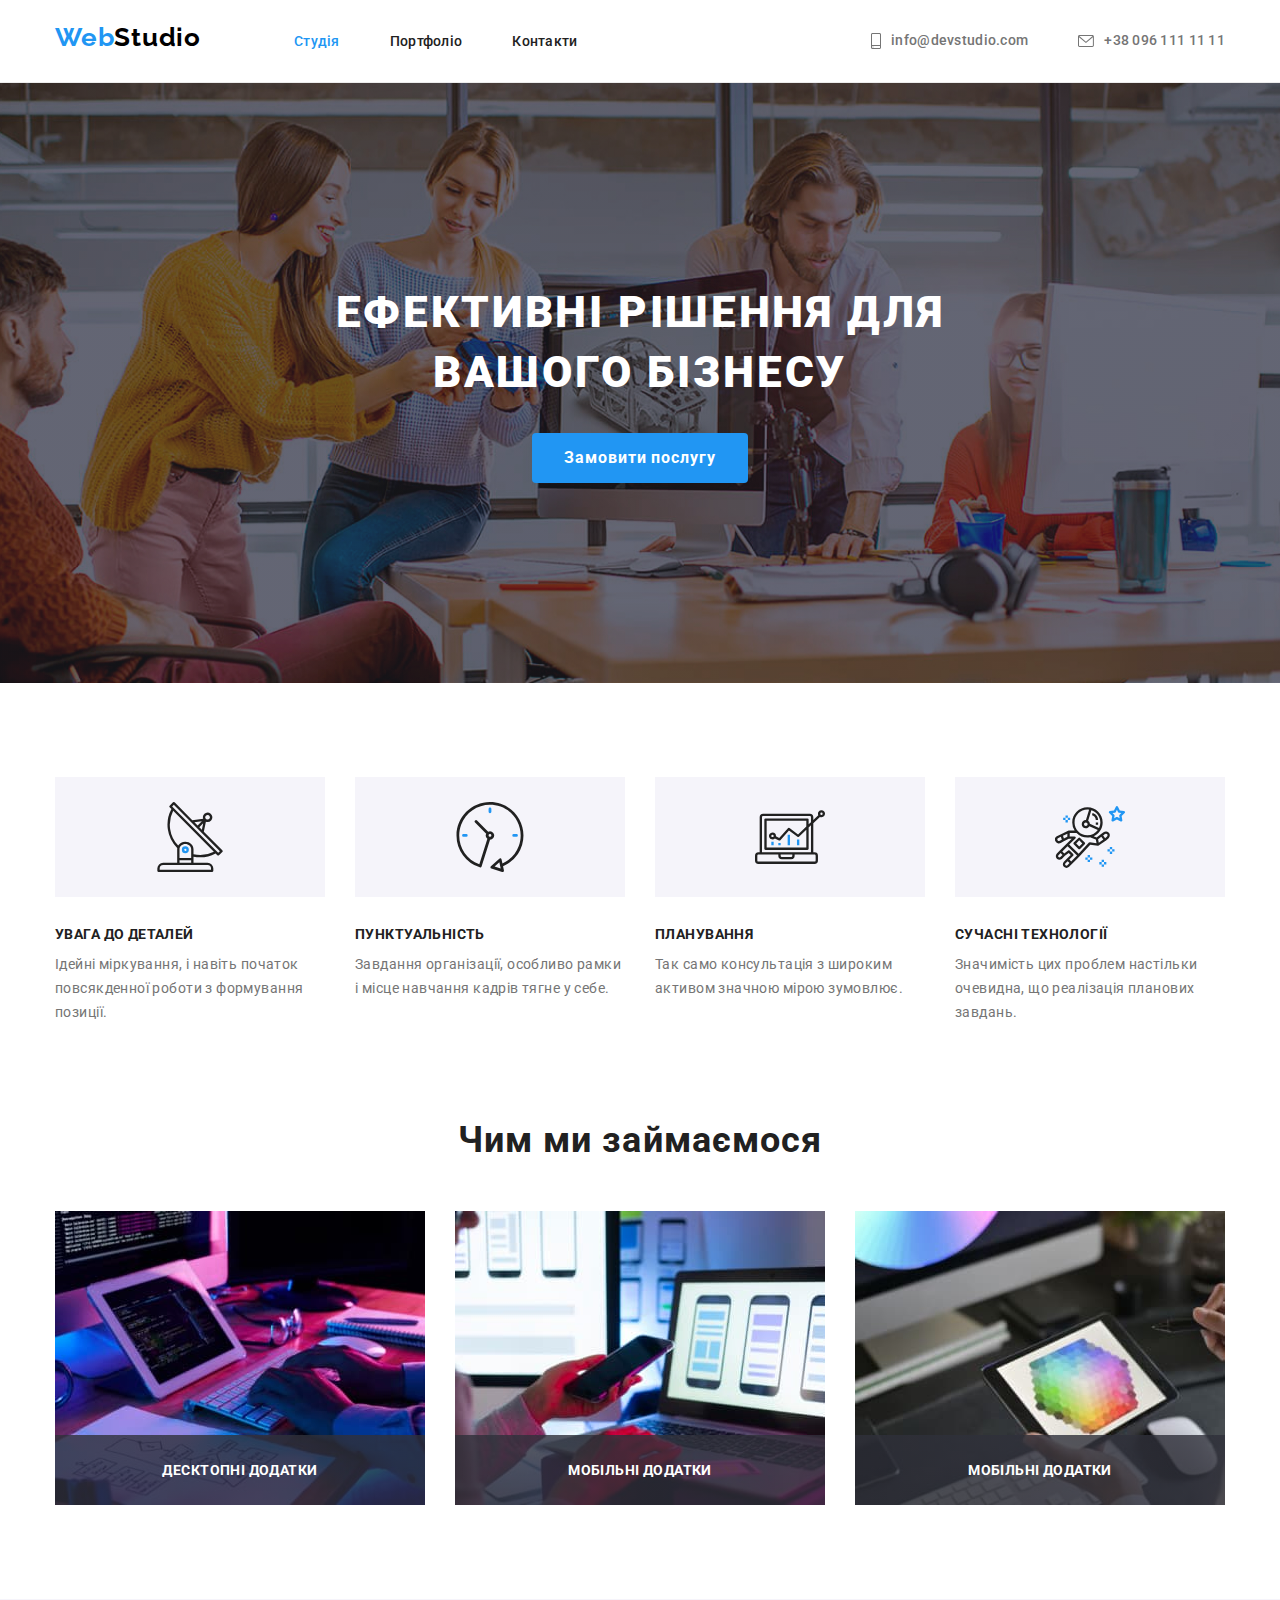
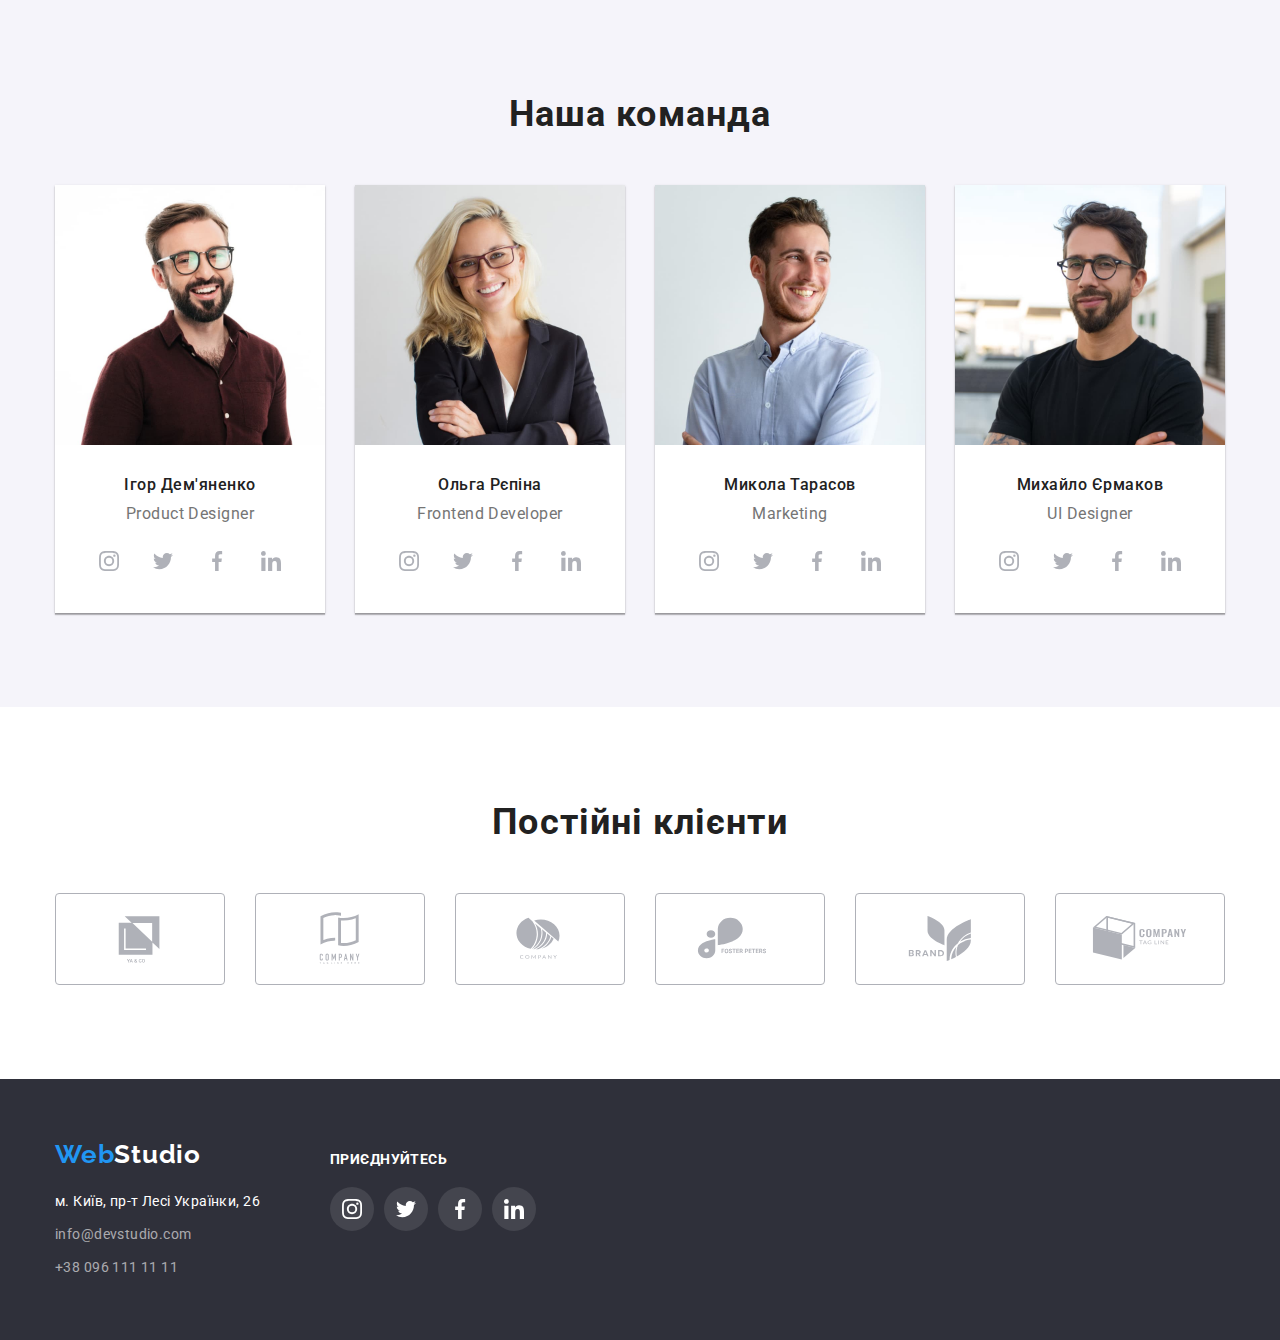
<file: index.html>
<!DOCTYPE html>
<html lang="uk">
  <head>
    <meta charset="UTF-8" />
    <meta http-equiv="X-UA-Compatible" content="IE=edge" />
    <meta name="viewport" content="width=device-width, initial-scale=1.0" />
    <title>Document</title>
    <link
      rel="stylesheet"
      href="https://cdnjs.cloudflare.com/ajax/libs/modern-normalize/1.1.0/modern-normalize.css"
      integrity="sha512-Y0MM+V6ymRKN2zStTqzQ227DWhhp4Mzdo6gnlRnuaNCbc+YN/ZH0sBCLTM4M0oSy9c9VKiCvd4Jk44aCLrNS5Q=="
      crossorigin="anonymous"
      referrerpolicy="no-referrer"
    />
    <link rel="stylesheet" href="./css/styles.css" />
    <link rel="preconnect" href="https://fonts.googleapis.com" />
    <link rel="preconnect" href="https://fonts.gstatic.com" crossorigin />
    <link
      href="https://fonts.googleapis.com/css2?family=Raleway:wght@700&family=Roboto:wght@400;500;700&display=swap"
      rel="stylesheet"
    />
  </head>
  <body>
    <header class="pole-header">
      <div class="container-header container">
        <nav class="nav-header">
          <a href="./index.html" class="logo-header"
            >Web<span class="logo-span">Studio</span></a
          >
          <ul class="list">
            <li class="header-item">
              <a href="" class="nav-item streaming-page">Студія</a>
            </li>
            <li class="header-item">
              <a href="./portfolio.html" class="nav-item">Портфоліо</a>
            </li>
            <li class="header-item">
              <a href="" class="nav-item">Контакти</a>
            </li>
          </ul>
        </nav>
        <ul class="list list-cnct-header">
          <li class="header-item">
            <a href="mailto:info@devstudio.com" class="contact-item">
              <svg class="contact-icon" width="10" height="16">
                <use href="./images/sprite.svg#icon-smartphone"></use>
              </svg>
              info@devstudio.com</a
            >
          </li>

          <li class="header-item">
            <a href="tel:+380961111111" class="contact-item">
              <svg class="contact-icon" width="16" height="12">
                <use href="./images/sprite.svg#icon-envelope"></use>
              </svg>
              +38 096 111 11 11</a
            >
          </li>
        </ul>
      </div>
    </header>
    <main>
      <section class="hero-page">
        <div class="container">
          <h1 class="hero-title">Ефективні рішення для вашого бізнесу</h1>
          <button type="button" class="primary-btn" data-modal-open>
            Замовити послугу
          </button>
        </div>
      </section>
      <section class="strong-page">
        <!--Цей заголовок потім скриємо-->
        <h2 class="visually-hidden">Наші сильні сторони</h2>
        <div class="container">
          <ul class="strong-container">
            <li class="strong-list">
              <div class="strong-item">
                <svg class="strong-icon" width="70" height="70">
                  <use href="./images/sprite.svg#icon-antenna"></use>
                </svg>
              </div>
              <h3 class="strong-part-title">Увага до деталей</h3>
              <p class="strong-text">
                Ідейні міркування, і навіть початок повсякденної роботи з
                формування позиції.
              </p>
            </li>

            <li class="strong-list">
              <div class="strong-item">
                <svg class="strong-icon" width="70" height="70">
                  <use href="./images/sprite.svg#icon-clock"></use>
                </svg>
              </div>
              <h3 class="strong-part-title">Пунктуальність</h3>
              <p class="strong-text">
                Завдання організації, особливо рамки і місце навчання кадрів
                тягне у себе.
              </p>
            </li>

            <li class="strong-list">
              <div class="strong-item">
                <svg class="strong-icon" width="70" height="70">
                  <use href="./images/sprite.svg#icon-diagram"></use>
                </svg>
              </div>
              <h3 class="strong-part-title">Планування</h3>
              <p class="strong-text">
                Так само консультація з широким активом значною мірою зумовлює.
              </p>
            </li>

            <li class="strong-list">
              <div class="strong-item">
                <svg class="strong-icon" width="70" height="70">
                  <use href="./images/sprite.svg#icon-astronaut"></use>
                </svg>
              </div>
              <h3 class="strong-part-title">Сучасні технології</h3>
              <p class="strong-text">
                Значимість цих проблем настільки очевидна, що реалізація
                планових завдань.
              </p>
            </li>
          </ul>
        </div>
      </section>

      <section class="work-page">
        <div class="container">
          <h2 class="title">Чим ми займаємося</h2>
          <ul class="work-list">
            <li class="work-item">
              <div class="work-thumb">
                <img
                  class="work-picture"
                  src="./images/work_example_1.jpg"
                  alt="Робота з кодом"
                  width="370"
                  height="294"
                />
                <p class="work-text">Десктопні додатки</p>
              </div>
            </li>

            <li class="work-item">
              <div class="work-thumb">
                <img
                  class="work-picture"
                  src="./images/work_example_2.jpg"
                  alt="Робота з дизайном"
                  width="370"
                  height="294"
                />
                <p class="work-text">Мобільні додатки</p>
              </div>
            </li>

            <li class="work-item">
              <div class="work-thumb">
                <img
                  class="work-picture"
                  src="./images/work_example_3.jpg"
                  alt="Робота з кольорами"
                  width="370"
                  height="294"
                />
                <p class="work-text">Мобільні додатки</p>
              </div>
            </li>
          </ul>
        </div>
      </section>
      <section class="team">
        <div class="team-container container">
          <h2 class="title">Наша команда</h2>
          <ul class="team-list">
            <li class="card-worker">
              <img
                src="./images/teammate_1.jpg"
                alt="Робітник"
                class="team-photo"
                width="270"
                height="260"
              />
              <div class="container-card-team">
                <h3 class="name-list">Ігор Дем'яненко</h3>
                <p lang="en" class="team-text">Product Designer</p>
                <ul class="socials">
                  <li class="socials-item">
                    <a
                      href="https://instagram.com"
                      class="socials-link"
                      target="_blank"
                      rel="noopener noreferrer"
                      aria-label="Instagram icon"
                    >
                      <svg class="socials-icon" width="20" height="20">
                        <use href="./images/sprite.svg#icon-instagram"></use>
                      </svg>
                    </a>
                  </li>

                  <li class="socials-item">
                    <a
                      href="https://twitter.com"
                      class="socials-link"
                      target="_blank"
                      rel="noopener noreferrer"
                      aria-label="Twitter icon"
                    >
                      <svg class="socials-icon" width="20" height="20">
                        <use href="./images/sprite.svg#icon-twitter"></use>
                      </svg>
                    </a>
                  </li>

                  <li class="socials-item">
                    <a
                      href="https://facebook.com"
                      class="socials-link"
                      target="_blank"
                      rel="noopener noreferrer"
                      aria-label="Facebook icon"
                    >
                      <svg class="socials-icon" width="20" height="20">
                        <use href="./images/sprite.svg#icon-facebook"></use>
                      </svg>
                    </a>
                  </li>

                  <li class="socials-item">
                    <a
                      href="https://linkedin.com"
                      class="socials-link"
                      target="_blank"
                      rel="noopener noreferrer"
                      aria-label="LinkedIn icon"
                    >
                      <svg class="socials-icon" width="20" height="20">
                        <use href="./images/sprite.svg#icon-linkedin"></use>
                      </svg>
                    </a>
                  </li>
                </ul>
              </div>
            </li>

            <li class="card-worker">
              <img
                src="./images/teammate_2.jpg"
                alt="Робітник"
                class="team-photo"
                width="270"
                height="260"
              />
              <div class="container-card-team">
                <h3 class="name-list">Ольга Рєпіна</h3>
                <p lang="en" class="team-text">Frontend Developer</p>
                <ul class="socials">
                  <li class="socials-item">
                    <a
                      href="https://instagram.com"
                      class="socials-link"
                      target="_blank"
                      rel="noopener noreferrer"
                      aria-label="Instagram icon"
                    >
                      <svg class="socials-icon" width="20" height="20">
                        <use href="./images/sprite.svg#icon-instagram"></use>
                      </svg>
                    </a>
                  </li>

                  <li class="socials-item">
                    <a
                      href="https://twitter.com"
                      class="socials-link"
                      target="_blank"
                      rel="noopener noreferrer"
                      aria-label="Twitter icon"
                    >
                      <svg class="socials-icon" width="20" height="20">
                        <use href="./images/sprite.svg#icon-twitter"></use>
                      </svg>
                    </a>
                  </li>

                  <li class="socials-item">
                    <a
                      href="https://facebook.com"
                      class="socials-link"
                      target="_blank"
                      rel="noopener noreferrer"
                      aria-label="Facebook icon"
                    >
                      <svg class="socials-icon" width="20" height="20">
                        <use href="./images/sprite.svg#icon-facebook"></use>
                      </svg>
                    </a>
                  </li>

                  <li class="socials-item">
                    <a
                      href="https://linkedin.com"
                      class="socials-link"
                      target="_blank"
                      rel="noopener noreferrer"
                      aria-label="LinkedIn icon"
                    >
                      <svg class="socials-icon" width="20" height="20">
                        <use href="./images/sprite.svg#icon-linkedin"></use>
                      </svg>
                    </a>
                  </li>
                </ul>
              </div>
            </li>
            <li class="card-worker">
              <img
                src="./images/teammate_3.jpg"
                alt="Робітник"
                class="team-photo"
                width="270"
                height="260"
              />
              <div class="container-card-team">
                <h3 class="name-list">Микола Тарасов</h3>
                <p lang="en" class="team-text">Marketing</p>
                <ul class="socials">
                  <li class="socials-item">
                    <a
                      href="https://instagram.com"
                      class="socials-link"
                      target="_blank"
                      rel="noopener noreferrer"
                      aria-label="Instagram icon"
                    >
                      <svg class="socials-icon" width="20" height="20">
                        <use href="./images/sprite.svg#icon-instagram"></use>
                      </svg>
                    </a>
                  </li>

                  <li class="socials-item">
                    <a
                      href="https://twitter.com"
                      class="socials-link"
                      target="_blank"
                      rel="noopener noreferrer"
                      aria-label="Twitter icon"
                    >
                      <svg class="socials-icon" width="20" height="20">
                        <use href="./images/sprite.svg#icon-twitter"></use>
                      </svg>
                    </a>
                  </li>

                  <li class="socials-item">
                    <a
                      href="https://facebook.com"
                      class="socials-link"
                      target="_blank"
                      rel="noopener noreferrer"
                      aria-label="Facebook icon"
                    >
                      <svg class="socials-icon" width="20" height="20">
                        <use href="./images/sprite.svg#icon-facebook"></use>
                      </svg>
                    </a>
                  </li>

                  <li class="socials-item">
                    <a
                      href="https://linkedin.com"
                      class="socials-link"
                      target="_blank"
                      rel="noopener noreferrer"
                      aria-label="LinkedIn icon"
                    >
                      <svg class="socials-icon" width="20" height="20">
                        <use href="./images/sprite.svg#icon-linkedin"></use>
                      </svg>
                    </a>
                  </li>
                </ul>
              </div>
            </li>

            <li class="card-worker">
              <img
                src="./images/teammate_4.jpg"
                alt="Робітник"
                class="team-photo"
                width="270"
                height="260"
              />
              <div class="container-card-team">
                <h3 class="name-list">Михайло Єрмаков</h3>
                <p lang="en" class="team-text">UI Designer</p>
                <ul class="socials">
                  <li class="socials-item">
                    <a
                      href="https://instagram.com"
                      class="socials-link"
                      target="_blank"
                      rel="noopener noreferrer"
                      aria-label="Instagram icon"
                    >
                      <svg class="socials-icon" width="20" height="20">
                        <use href="./images/sprite.svg#icon-instagram"></use>
                      </svg>
                    </a>
                  </li>

                  <li class="socials-item">
                    <a
                      href="https://twitter.com"
                      class="socials-link"
                      target="_blank"
                      rel="noopener noreferrer"
                      aria-label="Twitter icon"
                    >
                      <svg class="socials-icon" width="20" height="20">
                        <use href="./images/sprite.svg#icon-twitter"></use>
                      </svg>
                    </a>
                  </li>

                  <li class="socials-item">
                    <a
                      href="https://facebook.com"
                      class="socials-link"
                      target="_blank"
                      rel="noopener noreferrer"
                      aria-label="Facebook icon"
                    >
                      <svg class="socials-icon" width="20" height="20">
                        <use href="./images/sprite.svg#icon-facebook"></use>
                      </svg>
                    </a>
                  </li>

                  <li class="socials-item">
                    <a
                      href="https://linkedin.com"
                      class="socials-link"
                      target="_blank"
                      rel="noopener noreferrer"
                      aria-label="LinkedIn icon"
                    >
                      <svg class="socials-icon" width="20" height="20">
                        <use href="./images/sprite.svg#icon-linkedin"></use>
                      </svg>
                    </a>
                  </li>
                </ul>
              </div>
            </li>
          </ul>
        </div>
      </section>

      <section class="clients-page">
        <div class="container">
          <h2 class="title">Постійні клієнти</h2>
          <ul class="clients">
            <li>
              <a href="" class="clients-link">
                <svg class="clients-icon" width="106" height="60">
                  <use href="./images/sprite.svg#icon-client-first"></use></svg></a>
            </li>

            <li>
              <a href="" class="clients-link">
                <svg class="clients-icon" width="106" height="60">
                  <use href="./images/sprite.svg#icon-client-second"></use></svg></a>
            </li>

            <li>
              <a href="" class="clients-link">
                <svg class="clients-icon" width="106" height="60">
                  <use href="./images/sprite.svg#icon-client-third"></use></svg></a>
            </li>

            <li>
              <a href="" class="clients-link">
                <svg class="clients-icon" width="106" height="60">
                  <use href="./images/sprite.svg#icon-client-forth"></use></svg></a>
            </li>

            <li>
              <a href="" class="clients-link">
                <svg class="clients-icon" width="106" height="60">
                  <use href="./images/sprite.svg#icon-client-fifth"></use></svg></a>
            </li>

            <li>
              <a href="" class="clients-link">
                <svg class="clients-icon" width="106" height="60">
                  <use href="./images/sprite.svg#icon-client-sixth"></use></svg></a>
            </li>
          </ul>
        </div>
      </section>
    </main>
    <footer class="low-part">
      <div class="footer-container container">
        <div class="adress-footer">
          <a href="./index.html" class="logo-footer"
            >Web<span class="footer-span">Studio</span></a
          >
          <address>
            <p class="adres-map">м. Київ, пр-т Лесі Українки, 26</p>
            <ul class="adres-list">
              <li class="first-contact">
                <a href="mailto:info@devstudio.com" class="contact-footer"
                  >info@devstudio.com</a
                >
              </li>
              <li>
                <a href="tel:+380961111111" class="contact-footer"
                  >+38 096 111 11 11</a
                >
              </li>
            </ul>
          </address>
        </div>

        <div class="socials-footer">
          <h2 class="footer-title">приєднуйтесь</h2>
          <ul class="socials">
            <li class="socials-item">
              <a href="" class="socials-link-ftr">
                <svg class="socials-icon-ftr" width="20" height="20">
                  <use href="./images/sprite.svg#icon-instagram"></use>
                </svg>
              </a>
            </li>

            <li class="socials-item">
              <a href="" class="socials-link-ftr">
                <svg class="socials-icon-ftr" width="20" height="20">
                  <use href="./images/sprite.svg#icon-twitter"></use>
                </svg>
              </a>
            </li>

            <li class="socials-item">
              <a href="" class="socials-link-ftr">
                <svg class="socials-icon-ftr" width="20" height="20">
                  <use href="./images/sprite.svg#icon-facebook"></use>
                </svg>
              </a>
            </li>

            <li class="socials-item">
              <a href="" class="socials-link-ftr">
                <svg class="socials-icon-ftr" width="20" height="20">
                  <use href="./images/sprite.svg#icon-linkedin"></use>
                </svg>
              </a>
            </li>
          </ul>
        </div>
      </div>
    </footer>

    <!--Modal Window-->
    <div class="backdrop is-hidden" data-modal>
      <div class="modal">
        <button class="modal-btn" data-modal-close>
          <svg class="modal-icon" width="18" height="18">
            <use href="./images/sprite.svg#icon-modal_close"></use>
          </svg>
        </button>
      </div>
    </div>

    <!--Script for Modal Window-->

    <script src="./js/modal.js"></script>
  </body>
</html>
</file>
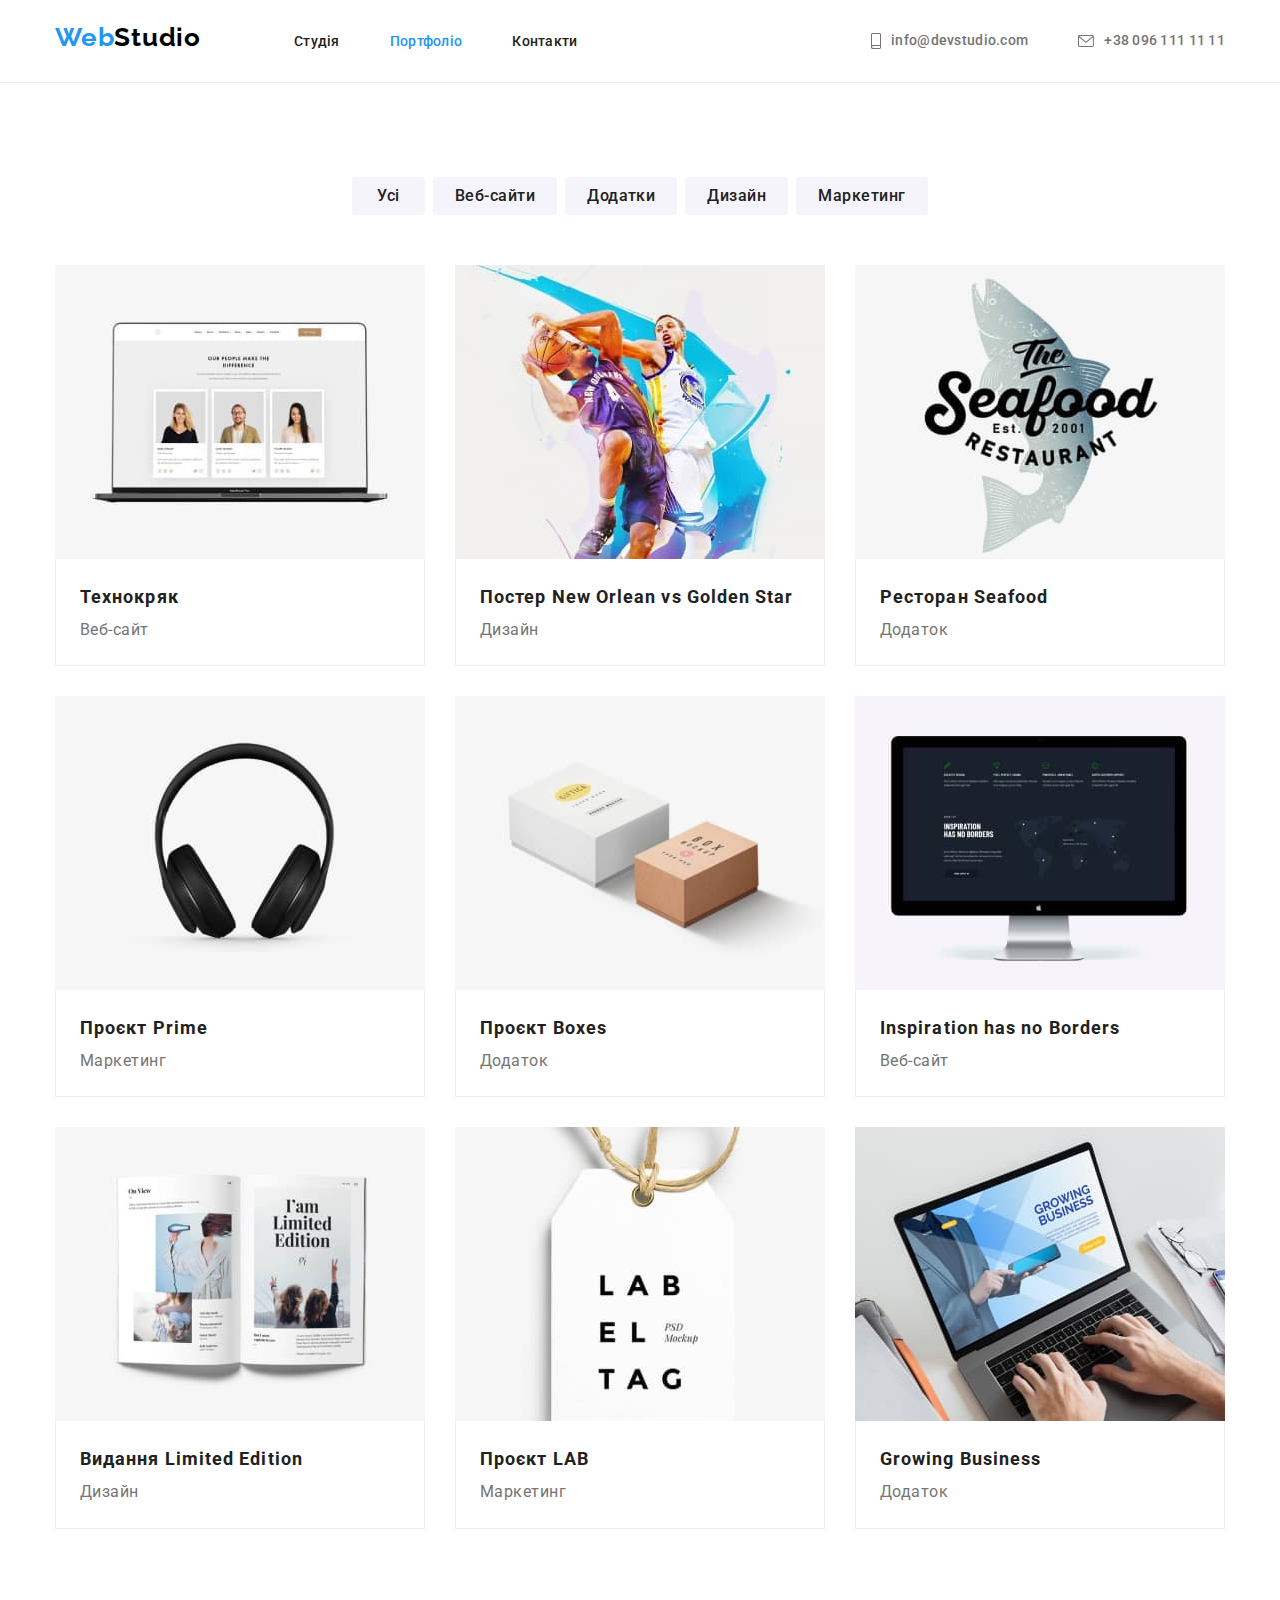
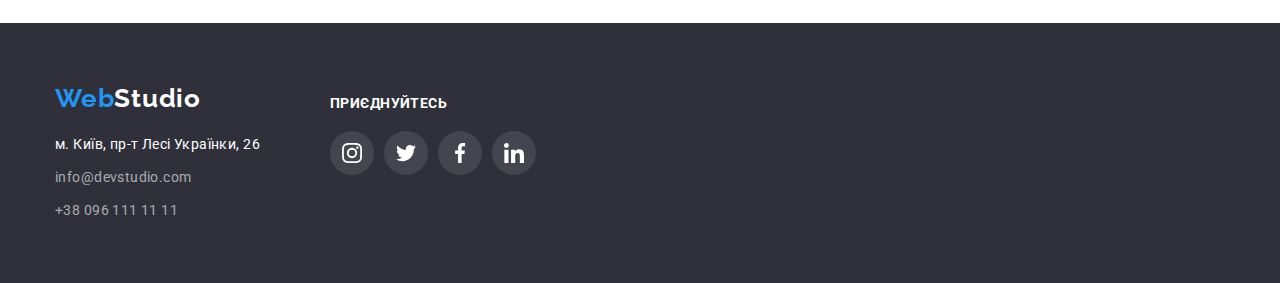
<file: portfolio.html>
<!DOCTYPE html>
<html lang="en">
  <head>
    <meta charset="UTF-8" />
    <meta http-equiv="X-UA-Compatible" content="IE=edge" />
    <meta name="viewport" content="width=device-width, initial-scale=1.0" />
    <title>Document</title>
    <link
      rel="stylesheet"
      href="https://cdnjs.cloudflare.com/ajax/libs/modern-normalize/1.1.0/modern-normalize.css"
      integrity="sha512-Y0MM+V6ymRKN2zStTqzQ227DWhhp4Mzdo6gnlRnuaNCbc+YN/ZH0sBCLTM4M0oSy9c9VKiCvd4Jk44aCLrNS5Q=="
      crossorigin="anonymous"
      referrerpolicy="no-referrer"
    />
    <link rel="stylesheet" href="./css/styles.css" />
    <link rel="preconnect" href="https://fonts.googleapis.com" />
    <link rel="preconnect" href="https://fonts.gstatic.com" crossorigin />
    <link
      href="https://fonts.googleapis.com/css2?family=Raleway:wght@700&family=Roboto:wght@400;500;700&display=swap"
      rel="stylesheet"
    />
  </head>
  <body>
    <header class="pole-header">
      <div class="container-header container">
        <nav class="nav-header">
          <a href="./index.html" class="logo-header"
            >Web<span class="logo-span">Studio</span></a
          >
          <ul class="list">
            <li class="header-item">
              <a href="./index.html" class="nav-item">Студія</a>
            </li>
            <li class="header-item">
              <a href="./portfolio.html" class="nav-item streaming-page"
                >Портфоліо</a
              >
            </li>
            <li class="header-item">
              <a href="" class="nav-item">Контакти</a>
            </li>
          </ul>
        </nav>
        <ul class="list list-cnct-header">
          <li class="header-item">
            <a href="mailto:info@devstudio.com" class="contact-item">
              <svg class="contact-icon" width="10" height="16">
                <use href="./images/sprite.svg#icon-smartphone"></use>
              </svg>
              info@devstudio.com</a
            >
          </li>

          <li class="header-item">
            <a href="tel:+380961111111" class="contact-item">
              <svg class="contact-icon" width="16" height="12">
                <use href="./images/sprite.svg#icon-envelope"></use>
              </svg>
              +38 096 111 11 11</a
            >
          </li>
        </ul>
      </div>
    </header>

    <main>
      <section class="portfolio-page">
        <div class="container">
          <h1 class="visually-hidden">Наші проекти</h1>
          <ul class="btn-list">
            <li>
              <button type="button" class="secondary-btn frst-prtf-btn">
                Усі
              </button>
            </li>
            <li>
              <button type="button" class="secondary-btn">Веб-сайти</button>
            </li>
            <li>
              <button type="button" class="secondary-btn">Додатки</button>
            </li>
            <li><button type="button" class="secondary-btn">Дизайн</button></li>
            <li>
              <button type="button" class="secondary-btn">Маркетинг</button>
            </li>
          </ul>
          <ul class="project-list">
            <li class="project-element">
              <a href="" class="project-link"
                ><div class="project-thumb">
                  <img
                    src="./images/portfolio_1_q.jpg"
                    alt="Проект"
                    class="img-progect"
                    width="370"
                    height="294"
                  />
                  <div class="overlay-text">
                    <p class="project-thumb-text">
                      Ресурс пропонує комплексні пропозиції з різним рівнем
                      функціоналу та сервісів. Все це дозволить відвідувачу
                      отримати вичерпні відомості про компанію чи приватну
                      особу.
                    </p>
                  </div>
                </div>
                <div class="nm-project">
                  <h2 class="project-title">Технокряк</h2>
                  <p class="project-text">Веб-сайт</p>
                </div>
              </a>
            </li>

            <li class="project-element">
              <a href="" class="project-link">
                <div class="project-thumb">
                  <img
                    src="./images/portfolio_2_q.jpg"
                    alt="Проект"
                    class="img-progect"
                    width="370"
                    height="294"
                  />
                  <div class="overlay-text">
                    <p class="project-thumb-text">
                      Ресурс пропонує комплексні пропозиції з різним рівнем
                      функціоналу та сервісів. Все це дозволить відвідувачу
                      отримати вичерпні відомості про компанію чи приватну
                      особу.
                    </p>
                  </div>
                </div>

                <div class="nm-project">
                  <h2 class="project-title">
                    Постер <span lang="en">New Orlean vs Golden Star</span>
                  </h2>
                  <p class="project-text">Дизайн</p>
                </div>
              </a>
            </li>

            <li class="project-element">
              <a href="" class="project-link">
                <div class="project-thumb">
                  <img
                    src="./images/portfolio_3_q.jpg"
                    alt="Проект"
                    class="img-progect"
                    width="370"
                    height="294"
                  />
                  <div class="overlay-text">
                    <p class="project-thumb-text">
                      Ресурс пропонує комплексні пропозиції з різним рівнем
                      функціоналу та сервісів. Все це дозволить відвідувачу
                      отримати вичерпні відомості про компанію чи приватну
                      особу.
                    </p>
                  </div>
                </div>

                <div class="nm-project">
                  <h2 class="project-title">
                    Ресторан <span lang="en">Seafood</span>
                  </h2>
                  <p class="project-text">Додаток</p>
                </div>
              </a>
            </li>

            <li class="project-element">
              <a href="" class="project-link">
                <div class="project-thumb">
                  <img
                    src="./images/portfolio_4_q.jpg"
                    alt="Проект"
                    class="img-progect"
                    width="370"
                    height="294"
                  />
                  <div class="overlay-text">
                    <p class="project-thumb-text">
                      Ресурс пропонує комплексні пропозиції з різним рівнем
                      функціоналу та сервісів. Все це дозволить відвідувачу
                      отримати вичерпні відомості про компанію чи приватну
                      особу.
                    </p>
                  </div>
                </div>

                <div class="nm-project">
                  <h2 class="project-title">
                    Проєкт <span lang="en">Prime</span>
                  </h2>
                  <p class="project-text">Маркетинг</p>
                </div>
              </a>
            </li>

            <li class="project-element">
              <a href="" class="project-link">
                <div class="project-thumb">
                  <img
                    src="./images/portfolio_5_q.jpg"
                    alt="Проект"
                    class="img-progect"
                    width="370"
                    height="294"
                  />
                  <div class="overlay-text">
                    <p class="project-thumb-text">
                      Ресурс пропонує комплексні пропозиції з різним рівнем
                      функціоналу та сервісів. Все це дозволить відвідувачу
                      отримати вичерпні відомості про компанію чи приватну
                      особу.
                    </p>
                  </div>
                </div>

                <div class="nm-project">
                  <h2 class="project-title">
                    Проєкт <span lang="en">Boxes</span>
                  </h2>
                  <p class="project-text">Додаток</p>
                </div>
              </a>
            </li>

            <li class="project-element">
              <a href="" class="project-link">
                <div class="project-thumb">
                  <img
                    src="./images/portfolio_6_q.jpg"
                    alt="Проект"
                    class="img-progect"
                    width="370"
                    height="294"
                  />
                  <div class="overlay-text">
                    <p class="project-thumb-text">
                      Ресурс пропонує комплексні пропозиції з різним рівнем
                      функціоналу та сервісів. Все це дозволить відвідувачу
                      отримати вичерпні відомості про компанію чи приватну
                      особу.
                    </p>
                  </div>
                </div>

                <div class="nm-project">
                  <h2 class="project-title" lang="en">
                    Inspiration has no Borders
                  </h2>
                  <p class="project-text">Веб-сайт</p>
                </div>
              </a>
            </li>

            <li class="project-element">
              <a href="" class="project-link">
                <div class="project-thumb">
                  <img
                    src="./images/portfolio_7_q.jpg"
                    alt="Проект"
                    class="img-progect"
                    width="370"
                    height="294"
                  />
                  <div class="overlay-text">
                    <p class="project-thumb-text">
                      Ресурс пропонує комплексні пропозиції з різним рівнем
                      функціоналу та сервісів. Все це дозволить відвідувачу
                      отримати вичерпні відомості про компанію чи приватну
                      особу.
                    </p>
                  </div>
                </div>

                <div class="nm-project">
                  <h2 class="project-title">
                    Видання <span lang="en">Limited Edition</span>
                  </h2>
                  <p class="project-text">Дизайн</p>
                </div>
              </a>
            </li>

            <li class="project-element">
              <a href="" class="project-link">
                <div class="project-thumb">
                  <img
                    src="./images/portfolio_8_q.jpg"
                    alt="Проект"
                    class="img-progect"
                    width="370"
                    height="294"
                  />
                  <div class="overlay-text">
                    <p class="project-thumb-text">
                      Ресурс пропонує комплексні пропозиції з різним рівнем
                      функціоналу та сервісів. Все це дозволить відвідувачу
                      отримати вичерпні відомості про компанію чи приватну
                      особу.
                    </p>
                  </div>
                </div>

                <div class="nm-project">
                  <h2 class="project-title">
                    Проєкт <span lang="en">LAB</span>
                  </h2>
                  <p class="project-text">Маркетинг</p>
                </div>
              </a>
            </li>

            <li class="project-element">
              <a href="" class="project-link">
                <div class="project-thumb">
                  <img
                    src="./images/portfolio_9_q.jpg"
                    alt="Проект"
                    class="img-progect"
                    width="370"
                    height="294"
                  />
                  <div class="overlay-text">
                    <p class="project-thumb-text">
                      Ресурс пропонує комплексні пропозиції з різним рівнем
                      функціоналу та сервісів. Все це дозволить відвідувачу
                      отримати вичерпні відомості про компанію чи приватну
                      особу.
                    </p>
                  </div>
                </div>

                <div class="nm-project">
                  <h2 class="project-title">
                    <span lang="en">Growing Business</span>
                  </h2>
                  <p class="project-text">Додаток</p>
                </div>
              </a>
            </li>
          </ul>
        </div>
      </section>
    </main>

    <footer class="low-part">
      <div class="footer-container container">
        <div class="adress-footer">
          <a href="./index.html" class="logo-footer"
            >Web<span class="footer-span">Studio</span></a
          >
          <address>
            <p class="adres-map">м. Київ, пр-т Лесі Українки, 26</p>
            <ul class="adres-list">
              <li class="first-contact">
                <a href="mailto:info@devstudio.com" class="contact-footer"
                  >info@devstudio.com</a
                >
              </li>
              <li>
                <a href="tel:+380961111111" class="contact-footer"
                  >+38 096 111 11 11</a
                >
              </li>
            </ul>
          </address>
        </div>

        <div class="socials-footer">
          <h2 class="footer-title">приєднуйтесь</h2>
          <ul class="socials">
            <li class="socials-item">
              <a href="" class="socials-link-ftr">
                <svg class="socials-icon-ftr" width="20" height="20">
                  <use href="./images/sprite.svg#icon-instagram"></use>
                </svg>
              </a>
            </li>

            <li class="socials-item">
              <a href="" class="socials-link-ftr">
                <svg class="socials-icon-ftr" width="20" height="20">
                  <use href="./images/sprite.svg#icon-twitter"></use>
                </svg>
              </a>
            </li>

            <li class="socials-item">
              <a href="" class="socials-link-ftr">
                <svg class="socials-icon-ftr" width="20" height="20">
                  <use href="./images/sprite.svg#icon-facebook"></use>
                </svg>
              </a>
            </li>

            <li class="socials-item">
              <a href="" class="socials-link-ftr">
                <svg class="socials-icon-ftr" width="20" height="20">
                  <use href="./images/sprite.svg#icon-linkedin"></use>
                </svg>
              </a>
            </li>
          </ul>
        </div>
      </div>
    </footer>
  </body>
</html>
</file>
<file: css/styles.css>
body {
  font-family: "Roboto", sans-serif;
  background-color: #ffffff;
  color: #757575;
}

:root {
  --primary-title-color: #212121;
  --primary-text-color: #757575;
  --accent-color: #2196f3;
  --item-color: #f5f4fa;
  --logo-black-color: #000000;
  --primary-bcg-color: #ffffff;
  --secondary-bcg-color: #2f303a;
  --card-set-gap: 30px;
}
.visually-hidden {
  position: absolute;
  white-space: nowrap;
  width: 1px;
  height: 1px;
  overflow: hidden;
  border: 0;
  padding: 0;
  clip: rect(0 0 0 0);
  clip-path: inset(50%);
  margin: -1px;
}

/*=========
   Reset start
   ===========*/
h1,
h2,
h3,
p,
ul {
  padding: 0;
  margin: 0;
}
/*=========
   Reset end
   ===========*/
.container {
  width: 1200px;
  padding-left: 15px;
  padding-right: 15px;
  margin: 0 auto;
}

/*-------HEADER-------*/

.pole-header {
  background-color: var(--primary-bcg-color);
  border-bottom: 1px solid #ececec;
}
.container-header {
  display: flex;
  align-items: center;
}
.nav-header {
  display: flex;
  align-items: baseline;
}
.logo-header {
  color: var(--accent-color);

  font-family: "Raleway", sans-serif;
  text-decoration: none;

  margin-right: 93px;

  font-weight: 700;
  font-size: 26px;
  line-height: 1.19;
  letter-spacing: 0.03em;
}
.logo-span {
  color: var(--logo-black-color);
}
.list {
  display: flex;
  gap: 50px;

  margin: 0;
}

.list-cnct-header {
  margin-left: auto;
}
.header-item {
  padding-top: 32px;
  padding-bottom: 32px;
}

/*-------navigation to pages-------*/

.nav-item {
  position: relative;

  color: var(--primary-title-color);
  padding-top: 32px;
  padding-bottom: 32px;

  transition: color 250ms cubic-bezier(0.4, 0, 0.2, 1);
}
.streaming-page {
  color: var(--accent-color);
}

.streaming-page::after {
  content: "";
  position: absolute;
  bottom: 0;
  left: 0;

  height: 4px;
  width: 100%;
  border-radius: 2px;

  animation: streaming-page-animation 250ms cubic-bezier(0.4, 0, 0.2, 1) 250ms 1
    alternate forwards;
}

/*----hover and focus for all header----*/
.nav-item:hover,
.nav-item:focus,
.contact-item:hover,
.contact-item:focus {
  color: var(--accent-color);
}

.nav-item,
.contact-item {
  text-decoration: none;

  font-weight: 500;
  font-size: 14px;
  line-height: 1.14;
  letter-spacing: 0.02em;
}

/*-----list od contacts-----*/

.contact-item {
  display: flex;
  justify-content: center;
  align-items: center;
  gap: 10px;

  color: var(--primary-text-color);

  transition: color 250ms cubic-bezier(0.4, 0, 0.2, 1);
}

.contact-icon {
  fill: currentColor;
}

/*--------MAIN--------*/
/*----hero----*/

.hero-page {
  background-image: linear-gradient(
      to right,
      rgba(47, 48, 58, 0.4),
      rgba(47, 48, 58, 0.4)
    ),
    url(../images/hero.jpg);
  background-position: center;
  background-repeat: no-repeat;
  background-size: cover;
  max-width: 1600px;

  padding-top: 200px;
  padding-bottom: 200px;
  margin-left: auto;
  margin-right: auto;

  background-color: var(--secondary-bcg-color);
  color: var(--primary-bcg-color);
}

.hero-title {
  width: 696px;
  margin-bottom: 30px;
  margin-left: auto;
  margin-right: auto;

  font-weight: 900;
  font-size: 44px;
  line-height: 1.36;

  text-align: center;
  letter-spacing: 0.06em;
  text-transform: uppercase;

  color: var(--primary-bcg-color);
}
.primary-btn {
  display: block;
  margin-left: auto;
  margin-right: auto;
  padding: 10px 32px;

  font-weight: 700;
  font-size: 16px;
  line-height: 1.88;
  font-family: "Roboto", sans-serif;
  letter-spacing: 0.06em;
  cursor: pointer;

  border: none;
  border-radius: 4px;

  transition: background-color 250ms cubic-bezier(0.4, 0, 0.2, 1);

  color: var(--primary-bcg-color);
  background-color: var(--accent-color);
}
.primary-btn:hover,
.primary-btn:focus {
  background-color: #188ce8;
  box-shadow: 0px 4px 4px rgba(0, 0, 0, 0.15);
}

/*----strong parts----*/

.strong-container {
  padding-top: 94px;
  padding-bottom: 94px;
  display: flex;

  justify-content: space-between;
}
/*calc()*/
.strong-list {
  flex-basis: calc((100% - 30px * 3) / 4);
}
.strong-list:last-child {
  /*margin-right: 0;*/
}

.strong-item {
  display: flex;
  justify-content: center;
  align-items: center;

  margin-bottom: 30px;

  width: 270px;
  height: 120px;

  background-color: var(--item-color);
}

.strong-icon {
  fill: var(--primary-title-color);
}

.strong-icon #accent-icon {
  fill: var(--accent-color);
}

.strong-part-title {
  margin-bottom: 10px;

  font-size: 14px;
  line-height: 1.14;
  letter-spacing: 0.03em;
  text-transform: uppercase;

  color: var(--primary-title-color);
}
.strong-text {
  font-size: 14px;
  line-height: 1.71;

  letter-spacing: 0.03em;
}

/*----Examples of our work----*/

/*----title for work and team----*/
.work-page {
  padding-bottom: 94px;
}
.work-list {
  display: flex;
  justify-content: space-between;
}
.title {
  font-size: 36px;
  line-height: 1.17;
  text-align: center;
  letter-spacing: 0.03em;
  margin-bottom: 50px;
  color: var(--primary-title-color);
}

.work-thumb {
  position: relative;
}

.work-picture {
  display: block;
}

.work-text {
  position: absolute;
  bottom: 0;
  left: 0;

  padding: 27px 107px;
  background-image: linear-gradient(
    to right,
    rgba(47, 48, 58, 0.8),
    rgba(47, 48, 58, 0.8)
  );
  color: #ffffff;
  width: 100%;

  font-weight: 700;
  font-size: 14px;
  line-height: 16px;
  text-align: center;
  letter-spacing: 0.03em;

  text-transform: uppercase;
}

.work-list,
.team-list,
.adres-list,
.btn-list,
.strong-container,
.project-list,
.list,
.strong-lis,
.socials-item,
.clients {
  list-style: none;
}

/*----Our team----*/

.team-container {
  padding-top: 94px;
  padding-bottom: 94px;
}
.team .title {
  margin-bottom: 50px;
}
.team {
  background-color: var(--item-color);
}
.team-list {
  display: flex;
  justify-content: space-between;
}
.container-card-team {
  padding-top: 30px;
  padding-bottom: 30px;
}
.team-photo {
  display: block;
}
.name-list {
  margin-bottom: 10px;

  font-weight: 500;
  font-size: 16px;
  line-height: 1.19;

  text-align: center;
  letter-spacing: 0.03em;

  color: var(--primary-title-color);
}

.team-text {
  font-size: 16px;
  line-height: 1.19;

  text-align: center;
  letter-spacing: 0.03em;

  margin-bottom: 16px;
}

.socials {
  display: flex;
  justify-content: center;
  align-items: center;
  gap: 10px;
}

.socials-link {
  display: flex;
  justify-content: center;
  align-items: center;

  width: 44px;
  height: 44px;
  border-radius: 50%;
  color: #afb1b8;;

  transition: background-color 250ms cubic-bezier(0.4, 0, 0.2, 1),
  color 250ms cubic-bezier(0.4, 0, 0.2, 1);

  /*outline: 1px solid red;*/
}

.socials-link:hover,
.socials-link:focus {
  background-color: var(--accent-color);
  color: #ffffff;
}

.socials-icon {
  fill: currentColor;
}

.card-worker {
  background-color: var(--primary-bcg-color);
  width: calc((100% - 30px * 3) / 4);
  box-shadow: 0px 1px 3px rgba(0, 0, 0, 0.12), 0px 1px 1px rgba(0, 0, 0, 0.14),
    0px 2px 1px rgba(0, 0, 0, 0.2);
}

/*------clients section------*/

.clients-page {
  padding-top: 94px;
  padding-bottom: 94px;
}

.clients {
  display: flex;
  justify-content: center;
  align-items: center;
  gap: 30px;
}

.clients-link {
  display: flex;
  justify-content: center;
  align-items: center;
  width: 170px;
  height: 92px;
  color: #afb1b8;
  border: 1px solid #afb1b8;
  border-radius: 4px;

  transition: border-color 250ms cubic-bezier(0.4, 0, 0.2, 1),
  color 250ms cubic-bezier(0.4, 0, 0.2, 1);
}

.clients-icon {
  fill: currentColor;
}

.clients-link:hover,
.clients-link:focus {
  border-color: var(--accent-color);
  color: var(--accent-color);
}



/*--------FOOTER--------*/

.footer-container {
  display: flex;
  gap: 70px;
  padding-top: 60px;
  padding-bottom: 60px;
}
.low-part {
  background-color: var(--secondary-bcg-color);
}
.logo-footer {
  display: block;
  margin-bottom: 20px;

  font-family: Raleway;
  font-size: 26px;
  line-height: 1.19;
  text-decoration: none;
  font-weight: 700;
  letter-spacing: 0.03em;

  color: var(--accent-color);
}
.footer-span {
  color: var(--primary-bcg-color);
}
.adres-map {
  font-size: 14px;
  line-height: 1.71;
  font-style: normal;
  letter-spacing: 0.03em;

  color: var(--primary-bcg-color);
}
.adres-map {
  margin-bottom: 9px;
}
.contact-footer {
  font-style: normal;
  text-decoration: none;
  font-weight: 400;
  font-size: 14px;
  line-height: 1.71;

  letter-spacing: 0.03em;

  transition: color 250ms cubic-bezier(0.4, 0, 0.2, 1);

  color: rgba(255, 255, 255, 0.6);
}
.first-contact {
  margin-bottom: 9px;
}
.contact-footer:hover,
.contact-footer:focus {
  color: var(--accent-color);
}

.socials-footer{
  padding-top: 12px;
}

.footer-title {
  font-size: 14px;
  line-height: 16px;
  letter-spacing: 0.03em;
  text-transform: uppercase;

  color: #ffffff;

  margin-bottom: 20px;
}

.socials-link-ftr {
  display: flex;
  justify-content: center;
  align-items: center;

  background-color: #44454e;
  color: #ffffff;

  width: 44px;
  height: 44px;
  border-radius: 50%;

  transition: background-color 250ms cubic-bezier(0.4, 0, 0.2, 1);

  /*outline: 1px solid red;*/
}

.socials-icon-ftr {
  fill: currentColor;
}

.socials-link-ftr:hover,
.socials-link-ftr:focus {
  background-color: var(--accent-color);
}

/*--------MAIN OF PAGE PORTFOLIO--------*/

.portfolio-page {
  padding-top: 94px;
  padding-bottom: 94px;
}
.btn-list {
  display: flex;
  justify-content: center;
  margin-bottom: 50px;
}
.secondary-btn {
  font-family: "Roboto", sans-serif;

  font-weight: 500;
  font-size: 16px;
  line-height: 1.62;

  padding: 6px 22px;

  border: none;
  border-radius: 4px;

  text-align: center;
  letter-spacing: 0.03em;

  color: var(--primary-title-color);
  background-color: var(--item-color);
  cursor: pointer;

  transition: background-color 250ms cubic-bezier(0.4, 0, 0.2, 1),
    color 250ms cubic-bezier(0.4, 0, 0.2, 1),
    box-shadow 250ms cubic-bezier(0.4, 0, 0.2, 1);
}
.secondary-btn:hover,
.secondary-btn:focus {
  background-color: var(--accent-color);
  color: var(--primary-bcg-color);
  box-shadow: 0px 3px 1px rgba(0, 0, 0, 0.1), 0px 1px 2px rgba(0, 0, 0, 0.08),
    0px 2px 2px rgba(0, 0, 0, 0.12);
}
.frst-prtf-btn {
  padding: 6px 25px;
}

.btn-list > li + li {
  margin-left: 8px;
}

.project-list {
  display: flex;
  flex-wrap: wrap;
  /*flex-basis: calc((100% - 30px * 2) / 3);*/
  /*justify-content: space-between;*/
  margin-top: calc(-1 * var(--card-set-gap));
  margin-left: calc(-1 * var(--card-set-gap));
}
/*.project-element:not(:nth-child(n + 7)){
    margin-bottom: 30px;
}*/
.project-element {
  margin-top: var(--card-set-gap);
  margin-left: var(--card-set-gap);
  flex-basis: calc(100% / 3 - var(--card-set-gap));
}
.project-link {
  display: block;
  text-decoration: none;

  transition: box-shadow 250ms cubic-bezier(0.4, 0, 0.2, 1);
}
.project-link:hover,
.project-link:focus {
  box-shadow: 0px 1px 1px rgba(0, 0, 0, 0.12), 0px 4px 4px rgba(0, 0, 0, 0.06),
    1px 4px 6px rgba(0, 0, 0, 0.16);
}

.project-link:hover .overlay-text {
  transform: translateY(-100%);
}

.project-thumb {
  position: relative;

  overflow: hidden;
}

.img-progect {
  display: block;
}

.overlay-text {
  position: absolute;

  left: 0;

  transform: translateY(0);
  padding: 63px 24px;

  width: 100%;

  background-image: linear-gradient(
    to right,
    rgba(33, 150, 243, 0.9),
    rgba(33, 150, 243, 0.9)
  );

  transition: transform 250ms cubic-bezier(0.4, 0, 0.2, 1);
}

.project-thumb-text {
  font-size: 18px;
  line-height: 1.56;

  /*padding: 63px 24px;*/

  letter-spacing: 0.03em;

  color: #ffffff;

  /*transform: translateY(100%);*/
}

.nm-project {
  padding: 20px 24px;
  border: 1px solid #eeeeee;
  border-top: none;
}
.project-title {
  font-weight: 700;
  font-size: 18px;
  line-height: 2;

  letter-spacing: 0.06em;

  color: var(--primary-title-color);
}
.project-text {
  font-weight: 400;
  font-size: 16px;
  line-height: 1.88;

  letter-spacing: 0.03em;

  color: #757575;
}

/*==========
  Modal window
  ==========*/

.backdrop {
  position: fixed;
  top: 0;
  left: 0;

  width: 100%;
  height: 100%;

  background-color: rgba(0, 0, 0, 0.2);

  transition: opacity 150ms linear, visibility 150ms linear;
}

.modal {
  position: absolute;
  top: 50%;
  left: 50%;

  transform: translate(-50%, -50%);

  width: 528px;
  min-height: 581px;

  box-shadow: 0px 1px 3px rgba(0, 0, 0, 0.12), 0px 1px 1px rgba(0, 0, 0, 0.14),
    0px 2px 1px rgba(0, 0, 0, 0.2);
  border-radius: 4px;

  background-color: #ffffff;

  
  transition: transform 250ms linear, opacity 250ms linear;
  /*animation: rotate-modal 500ms cubic-bezier(0.4, 0, 0.2, 1)
   150ms 1 alternate forwards;*/
}

.backdrop.is-hidden .modal {
  opacity: 0;
  
  transform: translateX(-30%) translateY(50%);
}

.backdrop.is-hidden {
  visibility: hidden;
  opacity: 0;
  pointer-events: none;
}

.modal-btn {
  position: absolute;
  top: 8px;
  right: 8px;

  display: inline-flex;
  justify-content: center;
  align-items: center;

  padding: 0;

  width: 30px;
  height: 30px;

  background-color: transparent;

  cursor: pointer;

  border-radius: 50%;
  border: 1px solid rgba(0, 0, 0, 0.1);
}

/*==========
  Animations
  ==========*/

@keyframes streaming-page-animation {
  0% {
    opacity: 0;
    transform: scale(0.3);
    background-color: transparent;
  }
  100% {
    opacity: 1;
    transform: scale(1);
    background-color: var(--accent-color);
  }
}

/*@keyframes rotate-modal{
  0%{
    
    transform: perspective(400px) rotate(0deg, 0deg);
  }
  100%{
    transform: perspective(400px) rotate(60deg, 60deg);
  }
}*/
</file>
